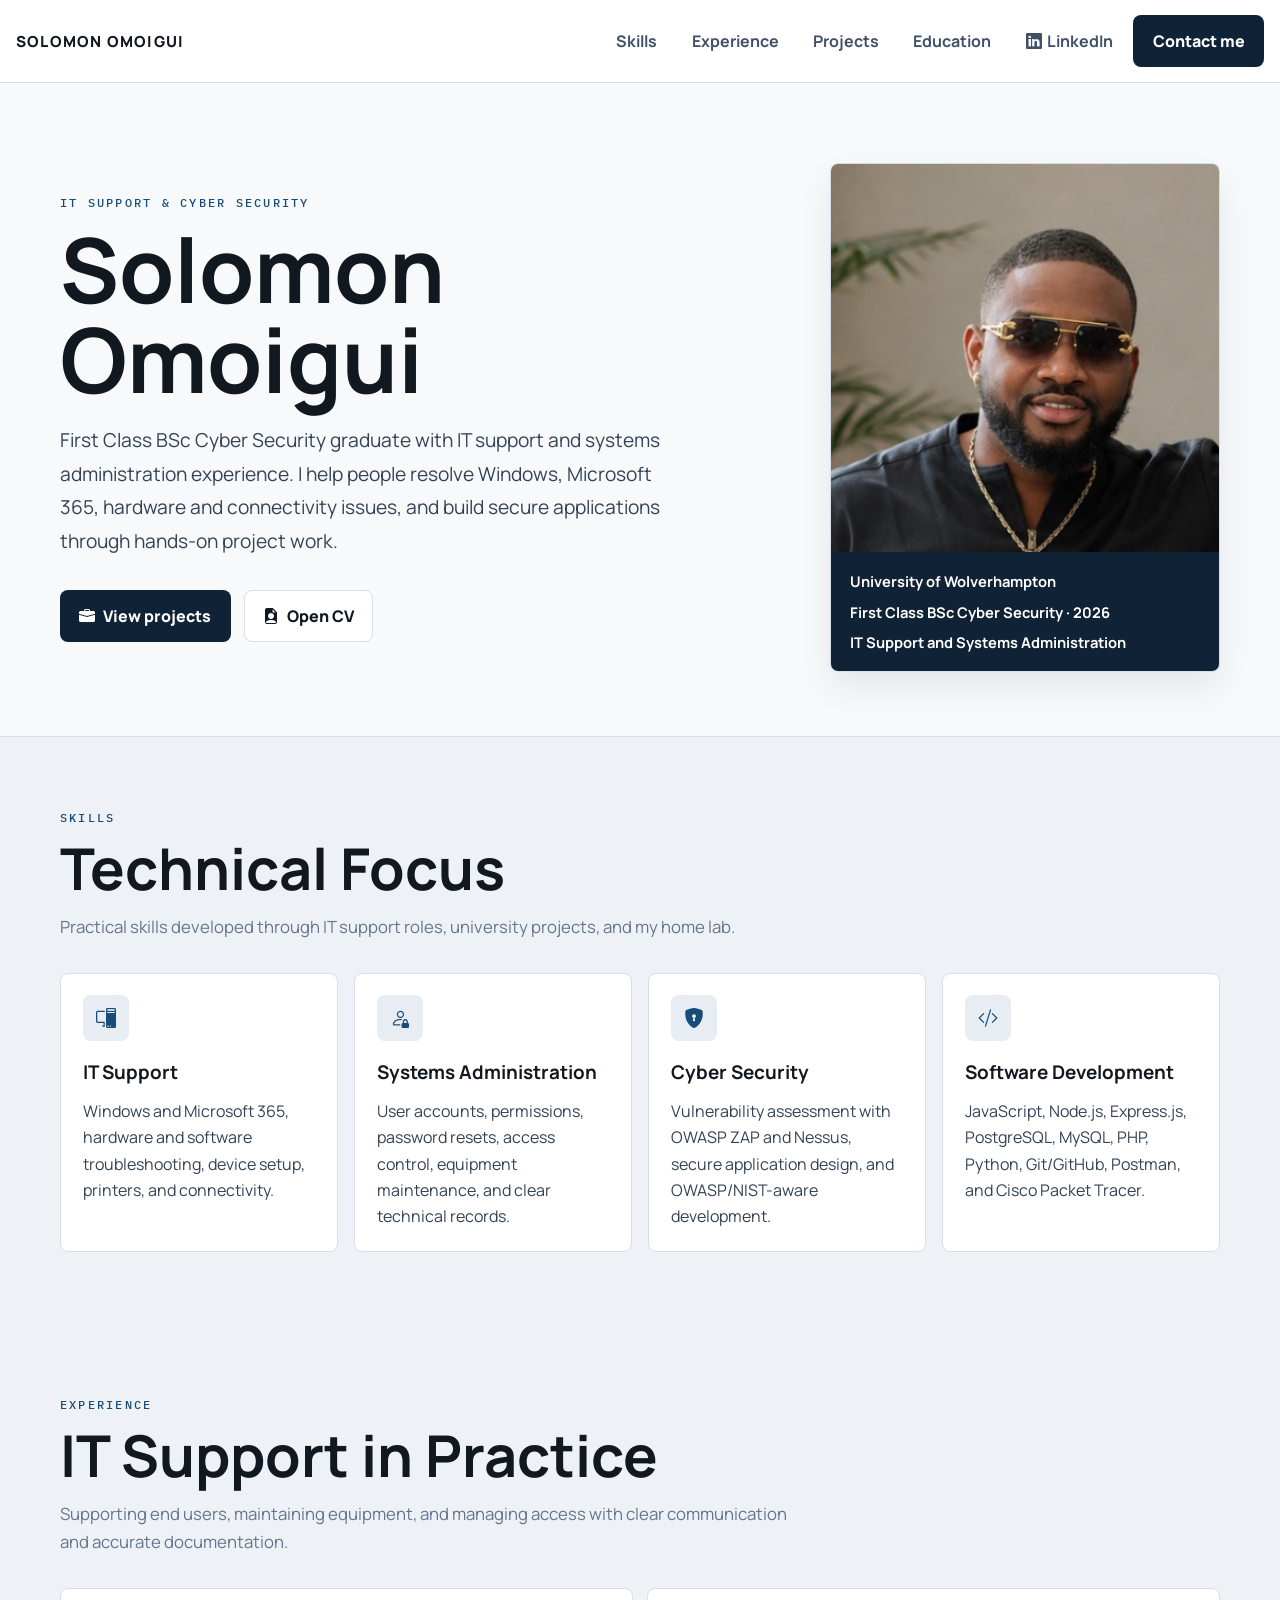
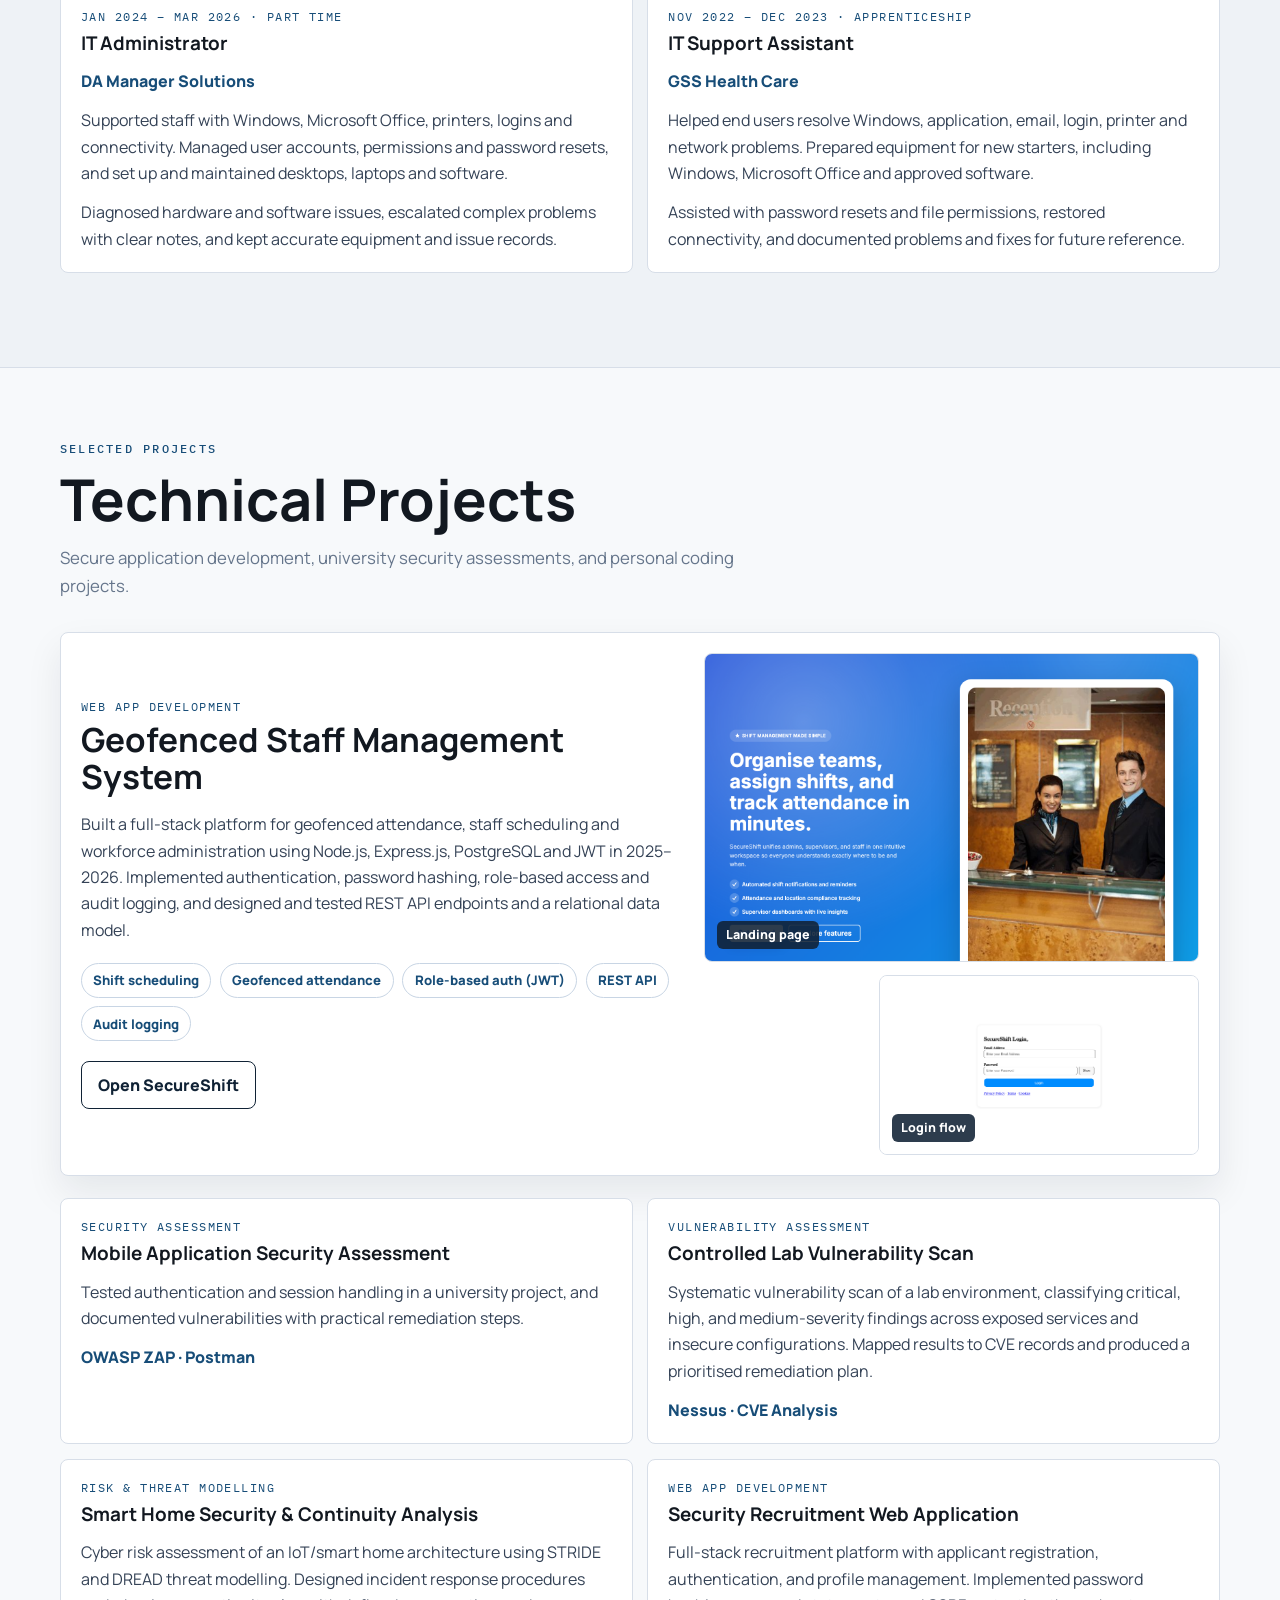
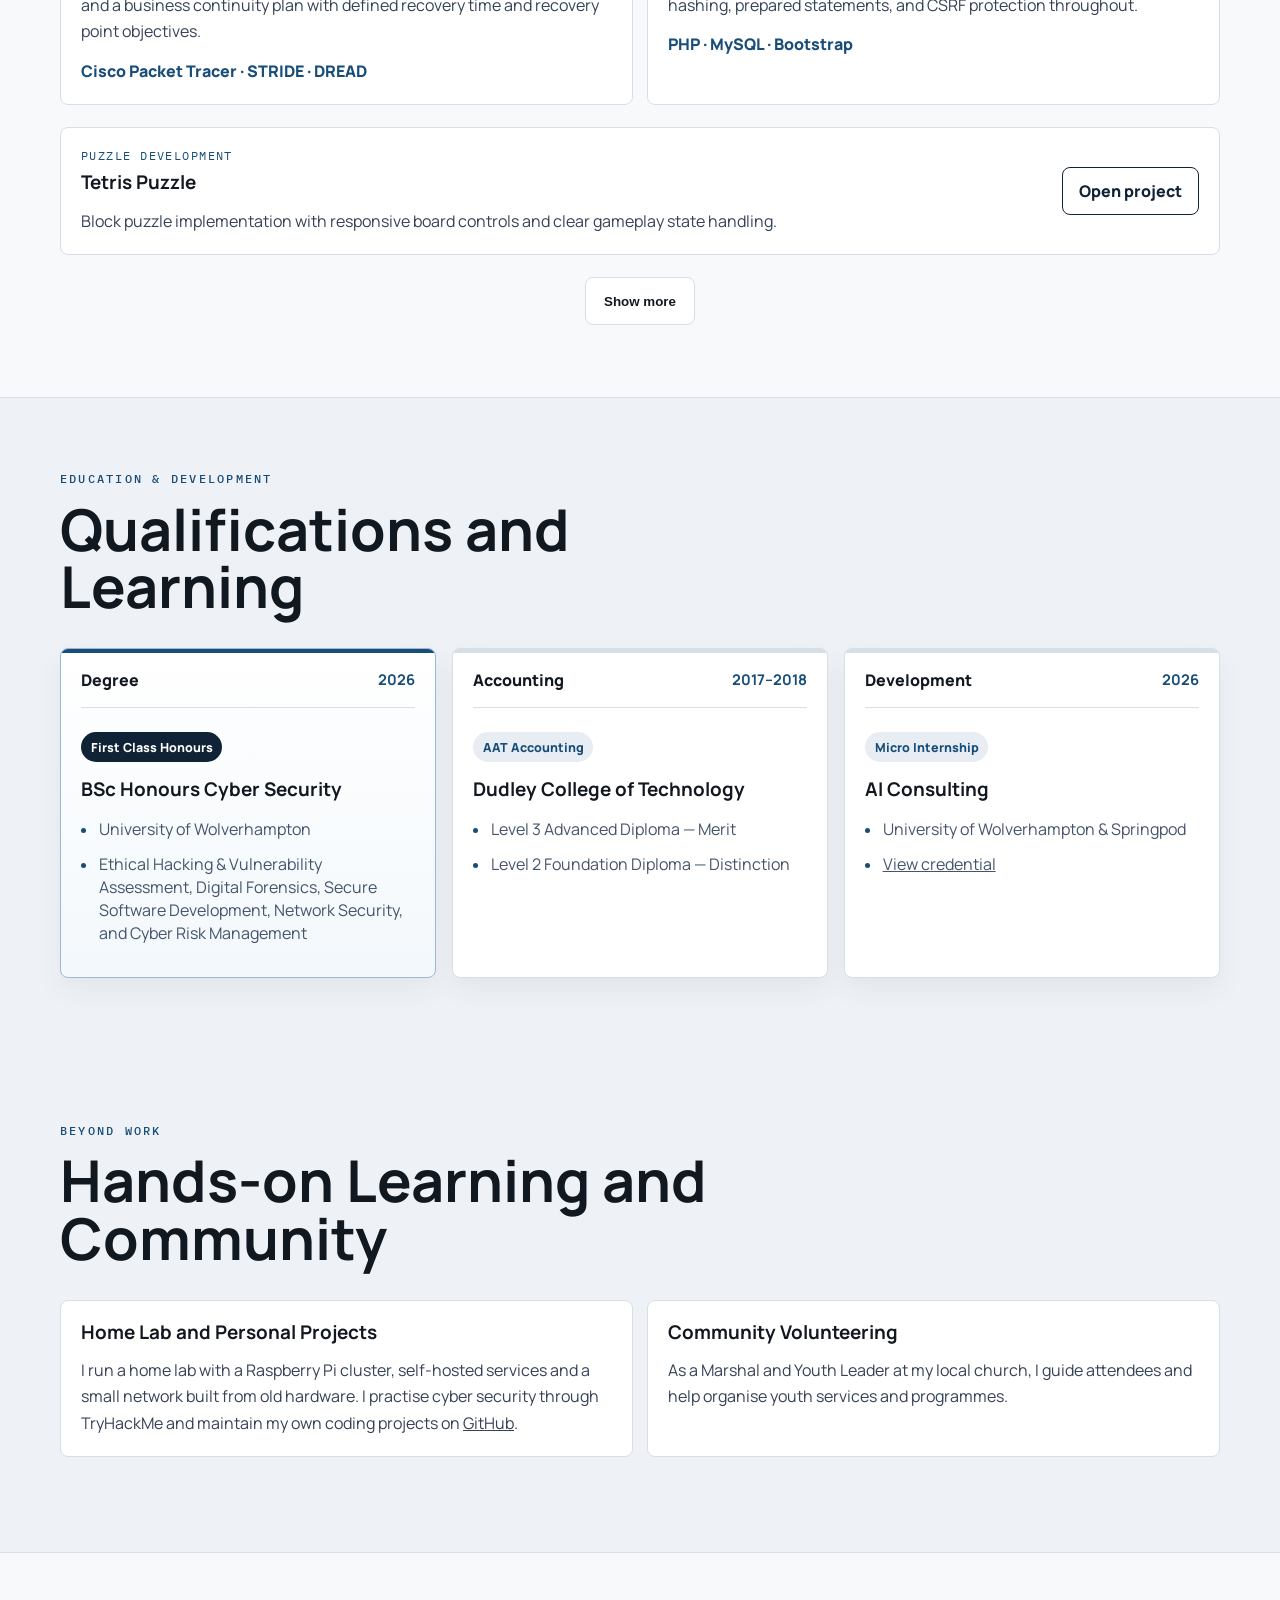
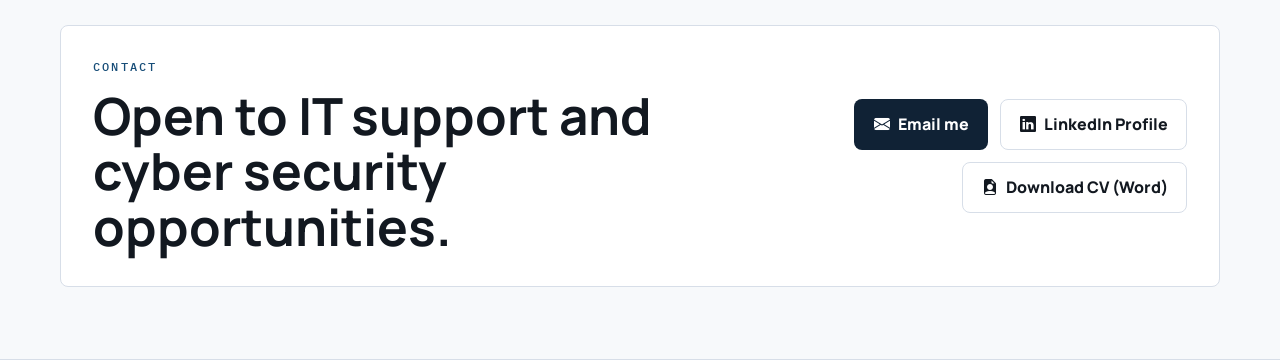
<file: index.html>
<!DOCTYPE html>
<html lang="en">
  <head>
    <meta charset="UTF-8" />
    <meta name="viewport" content="width=device-width, initial-scale=1.0" />
    <meta
      name="description"
      content="IT support and First Class Cyber Security graduate portfolio featuring systems administration experience, secure development, and security projects."
    />
    <meta name="robots" content="index, follow" />
    <link rel="canonical" href="http://solomonomoigui.great-site.net/" />

    <meta property="og:type" content="website" />
    <meta property="og:site_name" content="Solomon Omoigui Portfolio" />
    <meta property="og:title" content="Solomon Omoigui | Portfolio" />
    <meta
      property="og:description"
      content="IT support and First Class Cyber Security graduate portfolio featuring systems administration experience, secure development, and security projects."
    />
    <meta property="og:url" content="http://solomonomoigui.great-site.net/" />
    <meta property="og:image" content="https://maldinisecurity.github.io/portfolio/assets/solomon-profile-2026.png" />

    <meta name="twitter:card" content="summary_large_image" />
    <meta name="twitter:title" content="Solomon Omoigui | Portfolio" />
    <meta
      name="twitter:description"
      content="IT support and First Class Cyber Security graduate portfolio featuring systems administration experience, secure development, and security projects."
    />
    <meta name="twitter:image" content="https://maldinisecurity.github.io/portfolio/assets/solomon-profile-2026.png" />
    <title>Solomon Omoigui | Portfolio</title>
    <link rel="icon" href="assets/favicon.svg" type="image/svg+xml" />
    <link rel="icon" href="assets/favicon-32x32.png" sizes="32x32" type="image/png" />
    <link rel="apple-touch-icon" href="assets/apple-touch-icon.png" />
    <link rel="manifest" href="site.webmanifest" />
    <link rel="preconnect" href="https://fonts.googleapis.com" />
    <link rel="preconnect" href="https://fonts.gstatic.com" crossorigin />
    <link
      href="https://fonts.googleapis.com/css2?family=IBM+Plex+Mono:wght@400;500&family=Manrope:wght@400;500;600;700;800&display=swap"
      rel="stylesheet"
    />
    <link rel="stylesheet" href="https://cdn.jsdelivr.net/npm/bootstrap-icons@1.11.3/font/bootstrap-icons.min.css" />
    <link rel="stylesheet" href="styles.css" />
  </head>
  <body>
    <header class="site-header">
      <div class="container-fluid">
        <a href="#top" class="logo">SOLOMON OMOIGUI</a>
        <button class="burger-menu collapsed" id="burger-btn" type="button" aria-controls="main-nav" aria-expanded="false" aria-label="Toggle navigation">
          <span></span>
          <span></span>
          <span></span>
        </button>
        <nav class="main-nav" id="main-nav">
          <ul class="navbar-nav">
            <li><a href="#skills" class="nav-link">Skills</a></li>
            <li><a href="#experience" class="nav-link">Experience</a></li>
            <li><a href="#projects" class="nav-link">Projects</a></li>
            <li><a href="#education" class="nav-link">Education</a></li>
            <li><a href="https://linkedin.com/in/solomon-omoigui-649461155" target="_blank" rel="noreferrer" class="nav-link"><i class="bi bi-linkedin"></i> LinkedIn</a></li>
            <li><a href="#contact" class="btn btn-primary">Contact me</a></li>
          </ul>
        </nav>
      </div>
    </header>

    <main id="top">
      <section class="hero">
        <div class="container hero-grid">
          <div class="hero-copy">
            <p class="eyebrow">IT Support &amp; Cyber Security</p>
            <h1>Solomon Omoigui</h1>
            <p class="hero-lead">
              First Class BSc Cyber Security graduate with IT support and systems administration experience. I help people resolve Windows, Microsoft 365, hardware and connectivity issues, and build secure applications through hands-on project work.
            </p>
            <div class="hero-actions">
              <a class="btn btn-primary" href="#projects"><i class="bi bi-briefcase-fill"></i> View projects</a>
              <a class="btn btn-secondary" href="cv.html" target="_blank" rel="noopener noreferrer">
                <i class="bi bi-file-earmark-person-fill"></i> Open CV
              </a>
            </div>
          </div>

          <aside class="profile-panel" aria-label="Profile summary">
            <img src="assets/solomon-profile-2026.png" alt="Solomon Omoigui" class="profile-photo" />
            <div class="profile-details">
              <p>University of Wolverhampton</p>
              <p>First Class BSc Cyber Security · 2026</p>
              <p>IT Support and Systems Administration</p>
            </div>
          </aside>
        </div>
      </section>

      <section id="skills" class="section">
        <div class="container">
          <div class="section-heading">
            <p class="eyebrow">Skills</p>
            <h2>Technical Focus</h2>
            <p>Practical skills developed through IT support roles, university projects, and my home lab.</p>
          </div>

          <div class="skills-grid">
            <article class="info-card"><div class="card-icon"><i class="bi bi-pc-display"></i></div><h3>IT Support</h3><p>Windows and Microsoft 365, hardware and software troubleshooting, device setup, printers, and connectivity.</p></article>
            <article class="info-card"><div class="card-icon"><i class="bi bi-person-lock"></i></div><h3>Systems Administration</h3><p>User accounts, permissions, password resets, access control, equipment maintenance, and clear technical records.</p></article>
            <article class="info-card"><div class="card-icon"><i class="bi bi-shield-lock-fill"></i></div><h3>Cyber Security</h3><p>Vulnerability assessment with OWASP ZAP and Nessus, secure application design, and OWASP/NIST-aware development.</p></article>
            <article class="info-card"><div class="card-icon"><i class="bi bi-code-slash"></i></div><h3>Software Development</h3><p>JavaScript, Node.js, Express.js, PostgreSQL, MySQL, PHP, Python, Git/GitHub, Postman, and Cisco Packet Tracer.</p></article>
          </div>
        </div>
      </section>

      <section id="experience" class="section">
        <div class="container">
          <div class="section-heading"><p class="eyebrow">Experience</p><h2>IT Support in Practice</h2><p>Supporting end users, maintaining equipment, and managing access with clear communication and accurate documentation.</p></div>
          <div class="security-projects">
            <article class="security-project-card">
              <span class="project-type">Jan 2024 – Mar 2026 · Part time</span>
              <h3>IT Administrator</h3><p class="project-tools">DA Manager Solutions</p>
              <p>Supported staff with Windows, Microsoft Office, printers, logins and connectivity. Managed user accounts, permissions and password resets, and set up and maintained desktops, laptops and software.</p>
              <p>Diagnosed hardware and software issues, escalated complex problems with clear notes, and kept accurate equipment and issue records.</p>
            </article>
            <article class="security-project-card">
              <span class="project-type">Nov 2022 – Dec 2023 · Apprenticeship</span>
              <h3>IT Support Assistant</h3><p class="project-tools">GSS Health Care</p>
              <p>Helped end users resolve Windows, application, email, login, printer and network problems. Prepared equipment for new starters, including Windows, Microsoft Office and approved software.</p>
              <p>Assisted with password resets and file permissions, restored connectivity, and documented problems and fixes for future reference.</p>
            </article>
          </div>
        </div>
      </section>

      <section id="projects" class="section section-muted">
        <div class="container">
          <div class="section-heading">
            <p class="eyebrow">Selected Projects</p>
            <h2>Technical Projects</h2>
            <p>Secure application development, university security assessments, and personal coding projects.</p>
          </div>

          <article class="project-showcase">
            <div class="project-showcase-copy">
              <span class="project-type">Web App Development</span>
              <h3>Geofenced Staff Management System</h3>
              <p>
                Built a full-stack platform for geofenced attendance, staff scheduling and workforce administration
                using Node.js, Express.js, PostgreSQL and JWT in 2025–2026. Implemented authentication, password hashing,
                role-based access and audit logging, and designed and tested REST API endpoints and a relational data model.
              </p>
              <div class="project-tags" aria-label="SecureShift project highlights">
                <span>Shift scheduling</span>
                <span>Geofenced attendance</span>
                <span>Role-based auth (JWT)</span>
                <span>REST API</span>
                <span>Audit logging</span>
              </div>
              <a href="https://maldinisecurity.uk" target="_blank" rel="noreferrer" class="project-link">Open SecureShift</a>
            </div>

            <div class="project-screenshots" aria-label="SecureShift screenshots">
              <figure class="screenshot-frame screenshot-frame-large">
                <img
                  src="assets/secureshift-home-desktop.png"
                  alt="SecureShift landing page showing shift management features"
                  width="520"
                  height="397"
                  loading="lazy"
                />
                <figcaption>Landing page</figcaption>
              </figure>
              <figure class="screenshot-frame">
                <img
                  src="assets/secureshift-login-desktop.png"
                  alt="SecureShift login screen with email and password fields"
                  width="320"
                  height="222"
                  loading="lazy"
                />
                <figcaption>Login flow</figcaption>
              </figure>
            </div>
          </article>

          <div class="security-projects" aria-label="Security assessment projects">
            <article class="security-project-card">
              <span class="project-type">Security Assessment</span>
              <h3>Mobile Application Security Assessment</h3>
              <p>
                Tested authentication and session handling in a university project, and documented vulnerabilities with practical remediation steps.
              </p>
              <p class="project-tools">OWASP ZAP · Postman</p>
            </article>

            <article class="security-project-card">
              <span class="project-type">Vulnerability Assessment</span>
              <h3>Controlled Lab Vulnerability Scan</h3>
              <p>
                Systematic vulnerability scan of a lab environment, classifying critical, high, and medium-severity
                findings across exposed services and insecure configurations. Mapped results to CVE records and
                produced a prioritised remediation plan.
              </p>
              <p class="project-tools">Nessus · CVE Analysis</p>
            </article>

            <article class="security-project-card">
              <span class="project-type">Risk & Threat Modelling</span>
              <h3>Smart Home Security &amp; Continuity Analysis</h3>
              <p>
                Cyber risk assessment of an IoT/smart home architecture using STRIDE and DREAD threat modelling.
                Designed incident response procedures and a business continuity plan with defined recovery time and
                recovery point objectives.
              </p>
              <p class="project-tools">Cisco Packet Tracer · STRIDE · DREAD</p>
            </article>

            <article class="security-project-card">
              <span class="project-type">Web App Development</span>
              <h3>Security Recruitment Web Application</h3>
              <p>
                Full-stack recruitment platform with applicant registration, authentication, and profile management.
                Implemented password hashing, prepared statements, and CSRF protection throughout.
              </p>
              <p class="project-tools">PHP · MySQL · Bootstrap</p>
            </article>
          </div>

          <div class="project-list" id="projects-grid">
            <article class="project-row" data-featured-project>
              <div>
                <span class="project-type">Puzzle Development</span>
                <h3>Tetris Puzzle</h3>
                <p>Block puzzle implementation with responsive board controls and clear gameplay state handling.</p>
              </div>
              <a href="https://maldinisecurity.github.io/tetris-block-puzzle/" target="_blank" rel="noreferrer" class="project-link">Open project</a>
            </article>

            <article class="project-row is-collapsed">
              <div>
                <span class="project-type">Strategy Development</span>
                <h3>Tower Defence</h3>
                <p>Strategy game prototype using placement, enemy pathing, and timing-based decision making.</p>
              </div>
              <a href="https://maldinisecurity.github.io/tower-defense-mini/" target="_blank" rel="noreferrer" class="project-link">Open project</a>
            </article>

            <article class="project-row is-collapsed">
              <div>
                <span class="project-type">Puzzle Development</span>
                <h3>2048 Variant</h3>
                <p>Keyboard-driven puzzle variant built around tile state, scoring, and responsive layout behavior.</p>
              </div>
              <a href="https://maldinisecurity.github.io/2048-variant/" target="_blank" rel="noreferrer" class="project-link">Open project</a>
            </article>

            <article class="project-row is-collapsed">
              <div>
                <span class="project-type">Arcade Development</span>
                <h3>Snake Arena</h3>
                <p>Modern snake implementation with smooth controls, scoring, and collision handling.</p>
              </div>
              <a href="https://maldinisecurity.github.io/snake-arena/" target="_blank" rel="noreferrer" class="project-link">Open project</a>
            </article>
          </div>

          <div class="projects-toggle-wrap">
            <button class="btn btn-secondary" id="projects-toggle" type="button" aria-expanded="false">Show more</button>
          </div>
        </div>
      </section>

      <section id="education" class="section">
        <div class="container">
          <div class="section-heading"><p class="eyebrow">Education &amp; Development</p><h2>Qualifications and Learning</h2></div>
          <div class="education-grid">
            <article class="education-card education-card-featured">
              <div class="education-header"><span>Degree</span><strong>2026</strong></div>
              <p class="education-status">First Class Honours</p><h3>BSc Honours Cyber Security</h3>
              <ul><li>University of Wolverhampton</li><li>Ethical Hacking &amp; Vulnerability Assessment, Digital Forensics, Secure Software Development, Network Security, and Cyber Risk Management</li></ul>
            </article>
            <article class="education-card">
              <div class="education-header"><span>Accounting</span><strong>2017–2018</strong></div>
              <p class="education-status">AAT Accounting</p><h3>Dudley College of Technology</h3>
              <ul><li>Level 3 Advanced Diploma — Merit</li><li>Level 2 Foundation Diploma — Distinction</li></ul>
            </article>
            <article class="education-card">
              <div class="education-header"><span>Development</span><strong>2026</strong></div>
              <p class="education-status">Micro Internship</p><h3>AI Consulting</h3>
              <ul><li>University of Wolverhampton &amp; Springpod</li><li><a href="https://space.springpod.com/certificate/r8f0x4q9r2t5/share" target="_blank" rel="noreferrer">View credential</a></li></ul>
            </article>
          </div>
        </div>
      </section>

      <section id="interests" class="section">
        <div class="container">
          <div class="section-heading"><p class="eyebrow">Beyond Work</p><h2>Hands-on Learning and Community</h2></div>
          <div class="security-projects">
            <article class="security-project-card"><h3>Home Lab and Personal Projects</h3><p>I run a home lab with a Raspberry Pi cluster, self-hosted services and a small network built from old hardware. I practise cyber security through TryHackMe and maintain my own coding projects on <a href="https://github.com/maldinisecurity" target="_blank" rel="noreferrer">GitHub</a>.</p></article>
            <article class="security-project-card"><h3>Community Volunteering</h3><p>As a Marshal and Youth Leader at my local church, I guide attendees and help organise youth services and programmes.</p></article>
          </div>
        </div>
      </section>

      <section id="contact" class="section section-muted">
        <div class="container contact-panel">
          <div>
            <p class="eyebrow">Contact</p>
            <h2>Open to IT support and cyber security opportunities.</h2>
          </div>
          <div class="contact-actions">
            <a class="btn btn-primary" href="mailto:solomonomoigui@gmail.com">
              <i class="bi bi-envelope-fill"></i> Email me
            </a>
            <a class="btn btn-secondary" href="https://linkedin.com/in/solomon-omoigui-649461155" target="_blank" rel="noreferrer">
              <i class="bi bi-linkedin"></i> LinkedIn Profile
            </a>
            <a class="btn btn-secondary" href="Solomon_Omoigui_CV.docx" download>
              <i class="bi bi-file-earmark-person-fill"></i> Download CV (Word)
            </a>
          </div>
        </div>
      </section>
    </main>

    <script src="script.js"></script>
  </body>
</html>
</file>
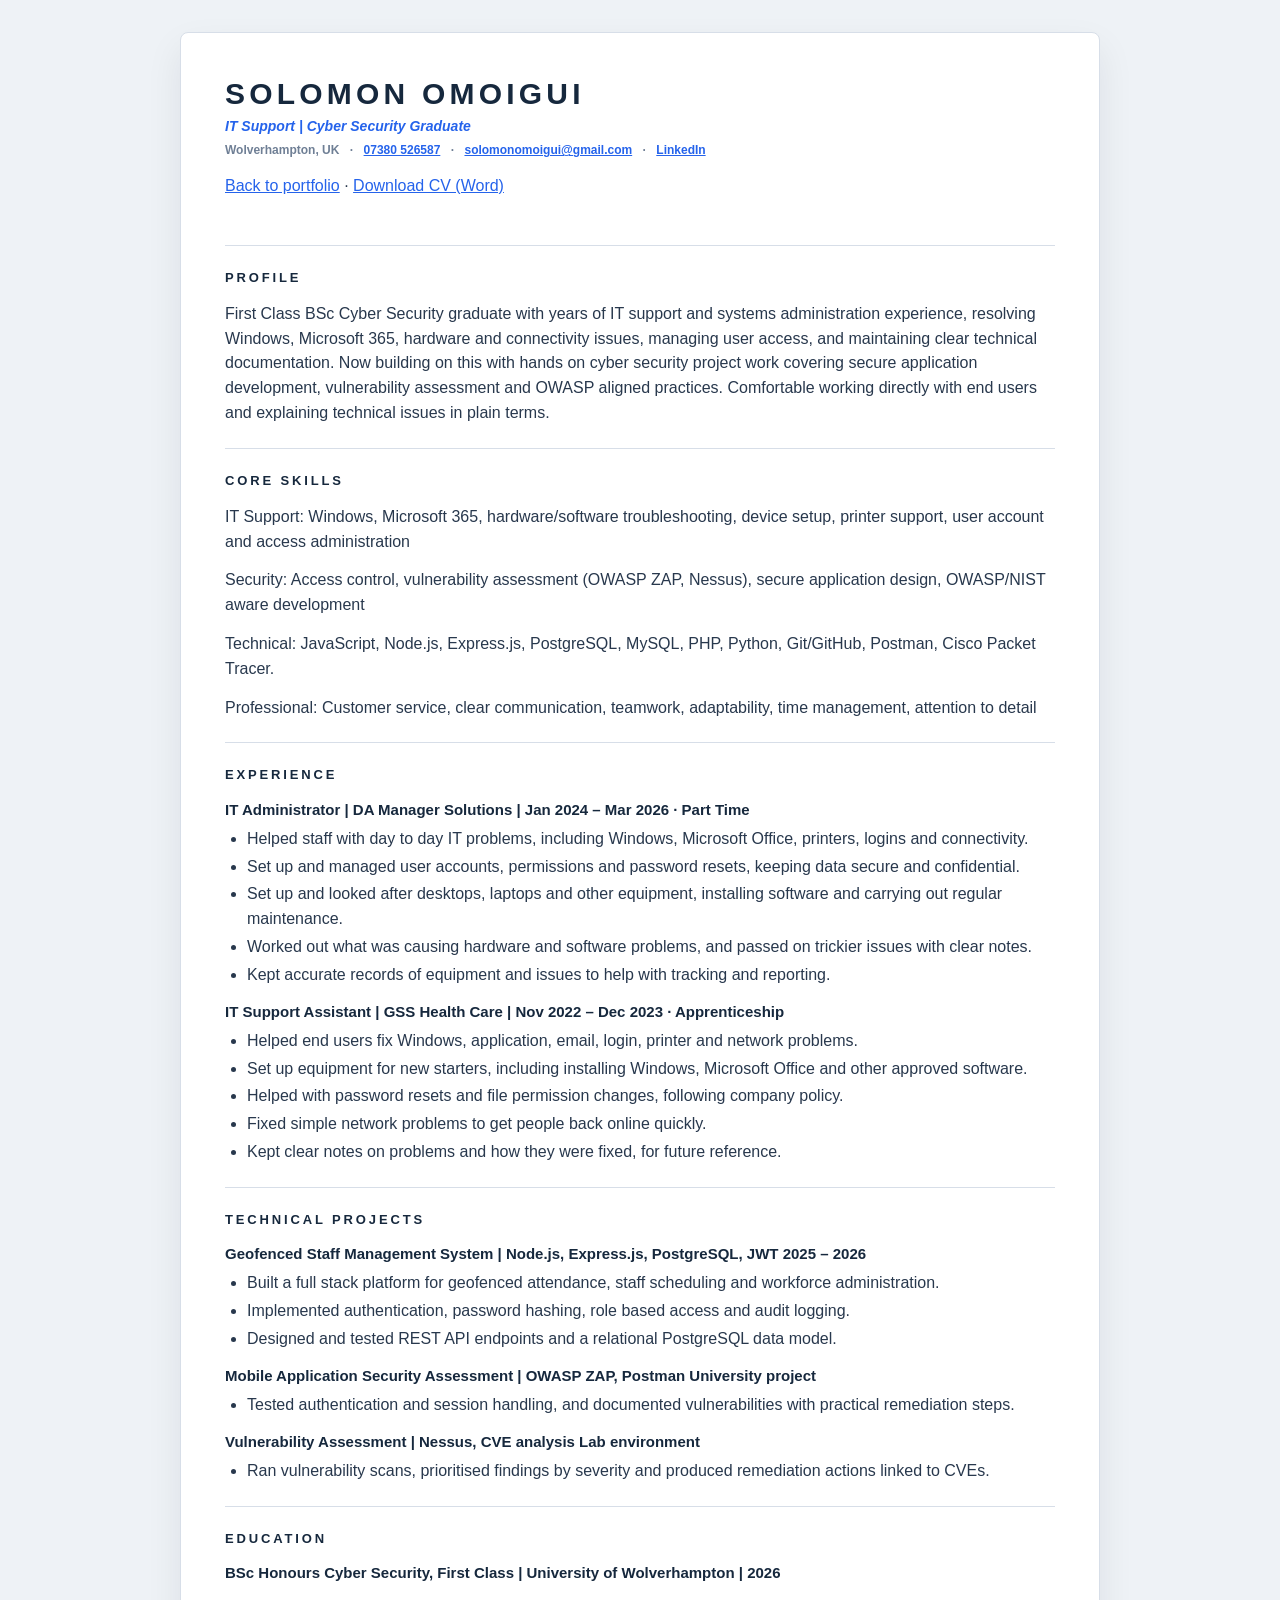
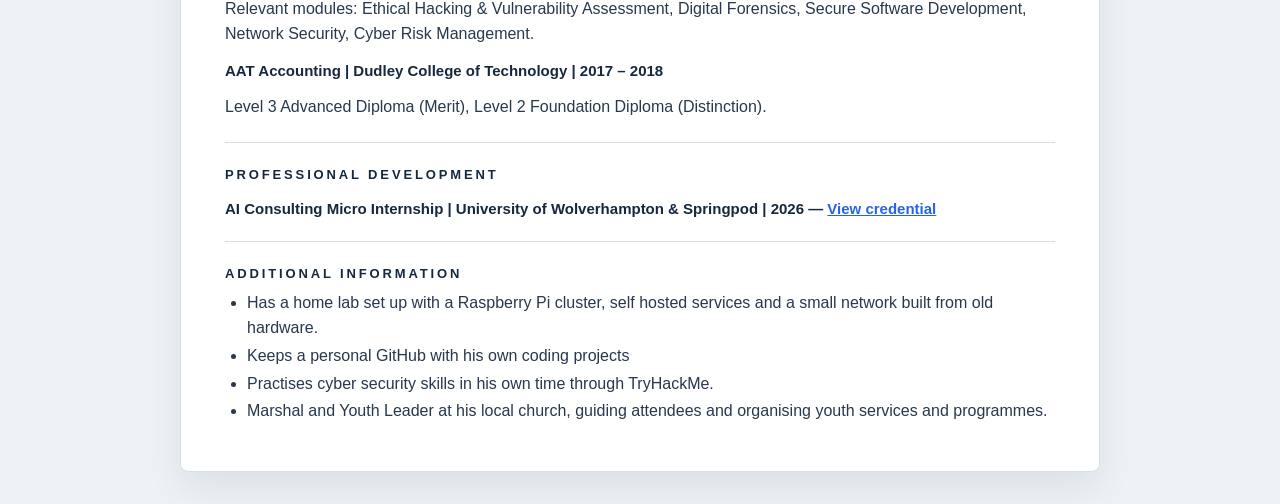
<file: cv.html>
<!DOCTYPE html>
<html lang="en">
  <head>
    <meta charset="UTF-8" />
    <meta name="viewport" content="width=device-width, initial-scale=1.0" />
    <meta
      name="description"
      content="Solomon Omoigui CV covering IT support, systems administration, a First Class Cyber Security degree, and technical projects."
    />
    <title>Solomon Omoigui | CV</title>
    <style>
      :root {
        --ink: #16283d;
        --text: #28384d;
        --muted: #6f7f95;
        --blue: #2563eb;
        --line: #d7dee8;
        --page: #eef2f6;
        --surface: #ffffff;
      }

      * {
        box-sizing: border-box;
      }

      html {
        background: var(--page);
      }

      body {
        max-width: 920px;
        margin: 32px auto;
        padding: 44px;
        background: var(--surface);
        border: 1px solid var(--line);
        border-radius: 8px;
        color: var(--text);
        font-family: -apple-system, BlinkMacSystemFont, "Segoe UI", Arial, sans-serif;
        line-height: 1.55;
        box-shadow: 0 16px 36px rgba(18, 24, 32, 0.08);
      }

      h1,
      h2,
      h3,
      p {
        margin: 0;
      }

      a {
        color: var(--blue);
      }

      .cv-header {
        padding-bottom: 24px;
      }

      h1 {
        color: var(--ink);
        font-size: 30px;
        line-height: 1.15;
        letter-spacing: 0.14em;
      }

      .role {
        margin-top: 4px;
        color: var(--blue);
        font-size: 14px;
        font-style: italic;
        font-weight: 700;
      }

      .contact {
        display: flex;
        flex-wrap: wrap;
        gap: 0.25rem 0.65rem;
        margin-top: 4px;
        color: var(--muted);
        font-size: 12px;
        font-weight: 700;
      }

      section {
        padding-top: 22px;
        margin-top: 22px;
        border-top: 1px solid var(--line);
      }

      h2 {
        color: var(--ink);
        font-size: 13px;
        letter-spacing: 0.22em;
        text-transform: uppercase;
      }

      h3 {
        color: var(--ink);
        font-size: 15px;
        line-height: 1.35;
      }

      .summary,
      .skills,
      .education-details,
      .achievement-list,
      .project-list,
      .experience-list {
        margin-top: 18px;
      }

      .skills p {
        margin-top: 3px;
      }

      .label {
        color: var(--ink);
        font-weight: 800;
      }

      .item {
        margin-top: 14px;
      }

      .item-meta {
        margin-top: 2px;
        color: var(--muted);
        font-size: 13px;
        font-style: italic;
      }

      .org {
        color: var(--blue);
        font-weight: 800;
      }

      ul {
        margin: 7px 0 0;
        padding-left: 22px;
      }

      li {
        margin: 3px 0;
      }

      .footer-note {
        margin-top: 28px;
        color: var(--muted);
        font-size: 12px;
        font-style: italic;
        text-align: center;
      }

      @media (max-width: 720px) {
        body {
          margin: 0;
          padding: 24px;
          border: 0;
          border-radius: 0;
        }

        h1 {
          font-size: 24px;
          overflow-wrap: anywhere;
        }
      }
    </style>
  </head>
  <body>
    <header class="cv-header">
      <h1>SOLOMON OMOIGUI</h1>
      <p class="role">IT Support | Cyber Security Graduate</p>
      <div class="contact" aria-label="Contact details"><span>Wolverhampton, UK</span><span>·</span><a href="tel:+447380526587">07380 526587</a><span>·</span><a href="mailto:solomonomoigui@gmail.com">solomonomoigui@gmail.com</a><span>·</span><a href="https://linkedin.com/in/solomon-omoigui-649461155">LinkedIn</a></div>
      <p class="item cv-actions"><a href="index.html">Back to portfolio</a> · <a href="Solomon_Omoigui_CV.docx" download>Download CV (Word)</a></p>
    </header>
    <main>
      <section>
        <h2>Profile</h2>
        <p class="item">First Class BSc Cyber Security graduate with years of IT support and systems administration experience, resolving Windows, Microsoft 365, hardware and connectivity issues, managing user access, and maintaining clear technical documentation. Now building on this with hands on cyber security project work covering secure application development, vulnerability assessment and OWASP aligned practices. Comfortable working directly with end users and explaining technical issues in plain terms.</p>
      </section>
      <section>
        <h2>Core Skills</h2>
        <p class="item">IT Support:  Windows, Microsoft 365, hardware/software troubleshooting, device setup, printer support, user account and access administration</p>
        <p class="item">Security:  Access control, vulnerability assessment (OWASP ZAP, Nessus), secure application design, OWASP/NIST aware development</p>
        <p class="item">Technical:  JavaScript, Node.js, Express.js, PostgreSQL, MySQL, PHP, Python, Git/GitHub, Postman, Cisco Packet Tracer.</p>
        <p class="item">Professional:  Customer service, clear communication, teamwork, adaptability, time management, attention to detail</p>
      </section>
      <section>
        <h2>Experience</h2>
        <h3 class="item">IT Administrator | DA Manager Solutions | Jan 2024 – Mar 2026 · Part Time</h3>
        <ul>
        <li>Helped staff with day to day IT problems, including Windows, Microsoft Office, printers, logins and connectivity.</li>
        <li>Set up and managed user accounts, permissions and password resets, keeping data secure and confidential.</li>
        <li>Set up and looked after desktops, laptops and other equipment, installing software and carrying out regular maintenance.</li>
        <li>Worked out what was causing hardware and software problems, and passed on trickier issues with clear notes.</li>
        <li>Kept accurate records of equipment and issues to help with tracking and reporting.</li>
        </ul>
        <h3 class="item">IT Support Assistant | GSS Health Care | Nov 2022 – Dec 2023 · Apprenticeship</h3>
        <ul>
        <li>Helped end users fix Windows, application, email, login, printer and network problems.</li>
        <li>Set up equipment for new starters, including installing Windows, Microsoft Office and other approved software.</li>
        <li>Helped with password resets and file permission changes, following company policy.</li>
        <li>Fixed simple network problems to get people back online quickly.</li>
        <li>Kept clear notes on problems and how they were fixed, for future reference.</li>
        </ul>
      </section>
      <section>
        <h2>Technical Projects</h2>
        <h3 class="item">Geofenced Staff Management System  |  Node.js, Express.js, PostgreSQL, JWT   2025 – 2026</h3>
        <ul>
        <li>Built a full stack platform for geofenced attendance, staff scheduling and workforce administration.</li>
        <li>Implemented authentication, password hashing, role based access and audit logging.</li>
        <li>Designed and tested REST API endpoints and a relational PostgreSQL data model.</li>
        </ul>
        <h3 class="item">Mobile Application Security Assessment  |  OWASP ZAP, Postman   University project</h3>
        <ul>
        <li>Tested authentication and session handling, and documented vulnerabilities with practical remediation steps.</li>
        </ul>
        <h3 class="item">Vulnerability Assessment  |  Nessus, CVE analysis   Lab environment</h3>
        <ul>
        <li>Ran vulnerability scans, prioritised findings by severity and produced remediation actions linked to CVEs.</li>
        </ul>
      </section>
      <section>
        <h2>Education</h2>
        <h3 class="item">BSc Honours Cyber Security, First Class  |  University of Wolverhampton  |  2026</h3>
        <p class="item">Relevant modules: Ethical Hacking &amp; Vulnerability Assessment, Digital Forensics, Secure Software Development, Network Security, Cyber Risk Management.</p>
        <h3 class="item">AAT Accounting  |  Dudley College of Technology  |  2017 – 2018</h3>
        <p class="item">Level 3 Advanced Diploma (Merit), Level 2 Foundation Diploma (Distinction).</p>
      </section>
      <section>
        <h2>Professional Development</h2>
        <h3 class="item">AI Consulting Micro Internship | University of Wolverhampton &amp; Springpod | 2026 —  <a href="https://space.springpod.com/certificate/r8f0x4q9r2t5/share">View credential</a></h3>
      </section>
      <section>
        <h2>Additional Information</h2>
        <ul>
        <li>Has a home lab set up with a Raspberry Pi cluster, self hosted services and a small network built from old hardware.</li>
        <li>Keeps a personal GitHub with his own coding projects</li>
        <li>Practises cyber security skills in his own time through TryHackMe.</li>
        <li>Marshal and Youth Leader at his local church, guiding attendees and organising youth services and programmes.</li>
        </ul>
      </section>
    </main>
  </body>
</html>
</file>
<file: styles.css>
:root {
  --ink: #121820;
  --text: #344256;
  --muted: #65758b;
  --navy: #102235;
  --blue: #174d78;
  --line: #d7dee8;
  --page: #eef2f6;
  --surface: #ffffff;
  --surface-muted: #f7f9fb;
  --shadow: 0 16px 36px rgba(18, 24, 32, 0.08);
}

* {
  box-sizing: border-box;
}

html {
  scroll-behavior: smooth;
}

body {
  margin: 0;
  font-family: "Manrope", sans-serif;
  color: var(--text);
  background: var(--page);
  overflow-x: hidden;
}

a {
  color: inherit;
}

.container,
.container-fluid {
  width: min(1160px, calc(100% - 2rem));
  margin: 0 auto;
}

.container-fluid {
  width: calc(100% - 2rem);
}

.site-header {
  position: sticky;
  top: 0;
  z-index: 30;
  background: var(--surface);
  border-bottom: 1px solid var(--line);
}

.site-header .container-fluid {
  min-height: 82px;
  display: flex;
  align-items: center;
  gap: 1rem;
}

.logo {
  color: var(--ink);
  font-size: 0.95rem;
  font-weight: 800;
  letter-spacing: 0.08em;
  text-decoration: none;
}

.main-nav {
  margin-left: auto;
}

.navbar-nav {
  display: flex;
  align-items: center;
  gap: 0.35rem;
  list-style: none;
  margin: 0;
  padding: 0;
}

.nav-link {
  display: inline-flex;
  align-items: center;
  gap: 0.35rem;
  padding: 0.75rem 0.9rem;
  color: #405066;
  font-weight: 700;
  text-decoration: none;
}

.nav-link:hover {
  color: var(--blue);
}

.burger-menu {
  display: none;
  flex-direction: column;
  gap: 5px;
  padding: 0.5rem;
  border: 0;
  background: transparent;
  cursor: pointer;
}

.burger-menu span {
  display: block;
  width: 28px;
  height: 3px;
  border-radius: 999px;
  background: var(--ink);
  transition: all 0.25s ease;
}

.burger-menu:not(.collapsed) span:nth-child(1) {
  transform: rotate(45deg) translate(6px, 6px);
}

.burger-menu:not(.collapsed) span:nth-child(2) {
  opacity: 0;
}

.burger-menu:not(.collapsed) span:nth-child(3) {
  transform: rotate(-45deg) translate(7px, -7px);
}

.btn {
  display: inline-flex;
  align-items: center;
  justify-content: center;
  gap: 0.5rem;
  min-height: 48px;
  padding: 0.85rem 1.15rem;
  border: 1px solid transparent;
  border-radius: 8px;
  font-weight: 800;
  text-decoration: none;
  cursor: pointer;
}

.btn-primary {
  background: var(--navy);
  color: #ffffff;
}

.btn-primary:hover {
  background: var(--blue);
}

.btn-secondary {
  background: var(--surface);
  border-color: var(--line);
  color: var(--ink);
}

.btn-secondary:hover {
  border-color: var(--blue);
  color: var(--blue);
}

.hero {
  padding: 5rem 0 4rem;
  background: var(--surface-muted);
  border-bottom: 1px solid var(--line);
}

.hero-grid {
  display: grid;
  grid-template-columns: minmax(0, 1fr) 390px;
  gap: 3rem;
  align-items: center;
}

.hero-copy {
  max-width: 690px;
  min-width: 0;
}

.eyebrow {
  margin: 0 0 0.9rem;
  color: var(--blue);
  font-family: "IBM Plex Mono", monospace;
  font-size: 0.78rem;
  font-weight: 500;
  letter-spacing: 0.18em;
  text-transform: uppercase;
}

.hero h1,
.section-heading h2,
.contact-panel h2 {
  margin: 0;
  color: var(--ink);
  line-height: 1;
  letter-spacing: 0;
}

.hero h1 {
  max-width: 720px;
  font-size: clamp(3.3rem, 7vw, 5.8rem);
}

.hero-lead {
  max-width: 620px;
  margin: 1.3rem 0 0;
  color: var(--text);
  font-size: 1.2rem;
  line-height: 1.75;
}

.hero-actions {
  display: flex;
  flex-wrap: wrap;
  gap: 0.8rem;
  margin-top: 2rem;
}

.profile-panel {
  background: var(--surface);
  border: 1px solid var(--line);
  border-radius: 8px;
  box-shadow: var(--shadow);
  overflow: hidden;
}

.profile-photo {
  display: block;
  width: 100%;
  aspect-ratio: 1 / 1;
  object-fit: cover;
  object-position: center;
}

.profile-details {
  display: grid;
  gap: 0.65rem;
  padding: 1.2rem;
  background: var(--navy);
  color: #ffffff;
}

.profile-details p {
  margin: 0;
  font-size: 0.92rem;
  font-weight: 700;
}

.section {
  padding: 4.5rem 0;
}

.section-muted {
  background: var(--surface-muted);
  border-top: 1px solid var(--line);
  border-bottom: 1px solid var(--line);
}

.section-heading {
  max-width: 740px;
  margin-bottom: 2rem;
  min-width: 0;
}

.section-heading.centered {
  margin-left: auto;
  margin-right: auto;
  text-align: center;
}

.section-heading h2 {
  font-size: clamp(2.2rem, 4.5vw, 4rem);
}

.section-heading p:not(.eyebrow) {
  margin: 1rem 0 0;
  color: var(--muted);
  font-size: 1.05rem;
  line-height: 1.65;
}

.skills-grid {
  display: grid;
  grid-template-columns: repeat(4, minmax(0, 1fr));
  gap: 1rem;
}

.info-card,
.education-card,
.project-row {
  background: var(--surface);
  border: 1px solid var(--line);
  border-radius: 8px;
}

.info-card {
  min-height: 250px;
  padding: 1.35rem;
  min-width: 0;
}

.card-icon {
  width: 46px;
  height: 46px;
  display: inline-flex;
  align-items: center;
  justify-content: center;
  margin-bottom: 1.25rem;
  border-radius: 8px;
  background: #e7edf3;
  color: var(--blue);
  font-size: 1.25rem;
}

.info-card h3,
.project-row h3,
.education-card h3 {
  margin: 0;
  color: var(--ink);
  font-size: 1.18rem;
  line-height: 1.25;
}

.info-card p,
.project-row p {
  margin: 0.8rem 0 0;
  color: var(--text);
  line-height: 1.65;
}

.project-list {
  display: grid;
  gap: 0.9rem;
}

.project-showcase {
  display: grid;
  grid-template-columns: minmax(280px, 1fr) minmax(320px, 0.82fr);
  gap: 1.25rem;
  align-items: center;
  margin-bottom: 1.4rem;
  padding: 1.25rem;
  background: var(--surface);
  border: 1px solid var(--line);
  border-radius: 8px;
  box-shadow: var(--shadow);
}

.project-showcase-copy {
  display: flex;
  flex-direction: column;
  align-items: flex-start;
  justify-content: center;
  min-width: 0;
}

.project-showcase-copy h3 {
  margin: 0;
  color: var(--ink);
  font-size: clamp(1.55rem, 2.6vw, 2.35rem);
  line-height: 1.1;
}

.project-showcase-copy p {
  margin: 1rem 0 0;
  color: var(--text);
  line-height: 1.65;
}

.project-tags {
  display: flex;
  flex-wrap: wrap;
  gap: 0.55rem;
  margin: 1.25rem 0;
}

.project-tags span {
  display: inline-flex;
  align-items: center;
  min-height: 34px;
  padding: 0.45rem 0.7rem;
  border: 1px solid #c8d5e4;
  border-radius: 999px;
  color: var(--blue);
  font-size: 0.82rem;
  font-weight: 800;
  overflow-wrap: anywhere;
}

.project-screenshots {
  display: grid;
  grid-template-columns: minmax(0, 1fr);
  gap: 0.8rem;
  justify-self: end;
  width: min(100%, 520px);
  min-width: 0;
}

.screenshot-frame {
  position: relative;
  min-width: 0;
  margin: 0;
  overflow: hidden;
  background: #edf2f7;
  border: 1px solid var(--line);
  border-radius: 8px;
}

.screenshot-frame-large {
  aspect-ratio: 16 / 10;
}

.screenshot-frame img {
  display: block;
  width: 100%;
  height: 100%;
  object-fit: cover;
}

.screenshot-frame:not(.screenshot-frame-large) img {
  object-position: center;
}

.screenshot-frame:not(.screenshot-frame-large) {
  justify-self: end;
  width: min(100%, 320px);
  aspect-ratio: 16 / 9;
}

.screenshot-frame figcaption {
  position: absolute;
  left: 0.75rem;
  bottom: 0.75rem;
  padding: 0.35rem 0.55rem;
  background: rgba(16, 34, 53, 0.88);
  border-radius: 6px;
  color: #ffffff;
  font-size: 0.78rem;
  font-weight: 800;
}

.project-row {
  display: grid;
  grid-template-columns: minmax(0, 1fr) auto;
  gap: 1.5rem;
  align-items: center;
  padding: 1.25rem;
}

.project-type {
  display: block;
  margin-bottom: 0.5rem;
  color: var(--blue);
  font-family: "IBM Plex Mono", monospace;
  font-size: 0.75rem;
  letter-spacing: 0.12em;
  text-transform: uppercase;
}

.project-link {
  display: inline-flex;
  align-items: center;
  justify-content: center;
  min-height: 44px;
  padding: 0.75rem 1rem;
  border: 1px solid var(--navy);
  border-radius: 8px;
  color: var(--navy);
  font-weight: 800;
  text-decoration: none;
  white-space: nowrap;
}

.project-link:hover {
  background: var(--navy);
  color: #ffffff;
}

.project-row.is-collapsed {
  display: none;
}

.projects-toggle-wrap {
  margin-top: 1.4rem;
  text-align: center;
}

.security-projects {
  display: grid;
  grid-template-columns: repeat(2, minmax(0, 1fr));
  gap: 0.9rem;
  margin: 0 0 1.4rem;
}

.security-project-card {
  min-width: 0;
  padding: 1.25rem;
  background: var(--surface);
  border: 1px solid var(--line);
  border-radius: 8px;
}

.security-project-card h3 {
  margin: 0;
  color: var(--ink);
  font-size: 1.18rem;
  line-height: 1.25;
}

.security-project-card p {
  margin: 0.8rem 0 0;
  color: var(--text);
  line-height: 1.65;
}

.security-project-card .project-tools {
  color: var(--blue);
  font-weight: 800;
  overflow-wrap: anywhere;
}

.education-grid {
  display: grid;
  grid-template-columns: repeat(3, minmax(0, 1fr));
  gap: 1rem;
  align-items: stretch;
}

.education-card {
  position: relative;
  overflow: hidden;
  padding: 1.25rem;
  min-height: 330px;
  box-shadow: 0 12px 28px rgba(18, 24, 32, 0.05);
}

.education-card::before {
  content: "";
  position: absolute;
  inset: 0 0 auto;
  height: 4px;
  background: var(--blue);
  opacity: 0.18;
}

.education-card-featured {
  border-color: #9cb8d7;
  background: linear-gradient(180deg, #ffffff 0%, #f3f8fc 100%);
}

.education-card-featured::before {
  opacity: 1;
}

.education-header {
  display: flex;
  justify-content: space-between;
  gap: 1rem;
  margin-bottom: 1.5rem;
  padding-bottom: 1rem;
  border-bottom: 1px solid var(--line);
}

.education-header span {
  color: var(--ink);
  font-weight: 800;
}

.education-header strong {
  color: var(--blue);
  font-size: 0.92rem;
}

.education-status {
  display: inline-flex;
  align-items: center;
  min-height: 30px;
  margin: 0 0 1rem;
  padding: 0.35rem 0.6rem;
  background: #e7edf3;
  border-radius: 999px;
  color: var(--blue);
  font-size: 0.78rem;
  font-weight: 800;
}

.education-card-featured .education-status {
  background: var(--navy);
  color: #ffffff;
}

.education-card ul {
  display: grid;
  gap: 0.75rem;
  margin: 1rem 0 0;
  padding: 0;
  list-style: none;
}

.education-card li {
  position: relative;
  padding-left: 1.1rem;
  color: #43546b;
  line-height: 1.45;
}

.education-card li::before {
  content: "";
  position: absolute;
  left: 0;
  top: 0.62em;
  width: 5px;
  height: 5px;
  border-radius: 50%;
  background: var(--blue);
}

.contact-panel {
  display: flex;
  align-items: center;
  justify-content: space-between;
  gap: 2rem;
  padding: 2rem;
  background: var(--surface);
  border: 1px solid var(--line);
  border-radius: 8px;
}

.contact-panel h2 {
  max-width: 720px;
  font-size: clamp(2rem, 4vw, 3.4rem);
  line-height: 1.08;
}

.contact-actions {
  display: flex;
  flex-wrap: wrap;
  justify-content: flex-end;
  gap: 0.75rem;
}

::-webkit-scrollbar {
  width: 10px;
}

::-webkit-scrollbar-track {
  background: #e5eaf0;
}

::-webkit-scrollbar-thumb {
  background: var(--blue);
  border-radius: 999px;
}

@media (max-width: 1000px) {
  .hero-grid {
    grid-template-columns: 1fr;
  }

  .profile-panel {
    max-width: 430px;
  }

  .skills-grid,
  .education-grid,
  .security-projects {
    grid-template-columns: repeat(2, minmax(0, 1fr));
  }

  .project-showcase,
  .project-screenshots {
    grid-template-columns: 1fr;
  }

  .project-screenshots {
    justify-self: stretch;
    width: 100%;
  }

  .screenshot-frame:not(.screenshot-frame-large) {
    justify-self: stretch;
    width: 100%;
  }
}

@media (max-width: 680px) {
  .site-header .container-fluid {
    min-height: 72px;
    flex-wrap: wrap;
  }

  .burger-menu {
    display: flex;
    margin-left: auto;
  }

  .main-nav {
    display: none;
    width: 100%;
    margin-left: 0;
  }

  .main-nav.is-open {
    display: block;
  }

  .navbar-nav {
    align-items: stretch;
    flex-direction: column;
    padding: 0.75rem 0 1rem;
  }

  .navbar-nav .btn {
    width: 100%;
  }

  .hero {
    padding: 3rem 0;
  }

  .hero h1 {
    font-size: clamp(2rem, 10vw, 2.4rem);
    overflow-wrap: anywhere;
  }

  .hero-lead {
    font-size: 1.05rem;
    overflow-wrap: anywhere;
  }

  .hero-actions,
  .contact-panel {
    align-items: stretch;
    flex-direction: column;
  }

  .hero-actions .btn,
  .contact-panel .btn {
    width: 100%;
  }

  .section {
    padding: 3rem 0;
  }

  .section-heading h2,
  .contact-panel h2 {
    font-size: 2rem;
    overflow-wrap: anywhere;
  }

  .skills-grid,
  .education-grid,
  .security-projects {
    grid-template-columns: 1fr;
  }

  .project-row {
    grid-template-columns: 1fr;
  }

  .project-showcase {
    padding: 1rem;
  }

  .project-showcase-copy h3 {
    font-size: 1.35rem;
    overflow-wrap: anywhere;
  }

  .project-showcase-copy p,
  .security-project-card p,
  .info-card p,
  .section-heading p:not(.eyebrow) {
    overflow-wrap: anywhere;
  }

  .project-tags {
    gap: 0.4rem;
  }

  .project-tags span {
    min-height: 30px;
    padding: 0.35rem 0.55rem;
    font-size: 0.72rem;
  }

  .project-link {
    width: 100%;
  }

  .contact-actions,
  .contact-actions .btn {
    width: 100%;
  }
}
</file>
